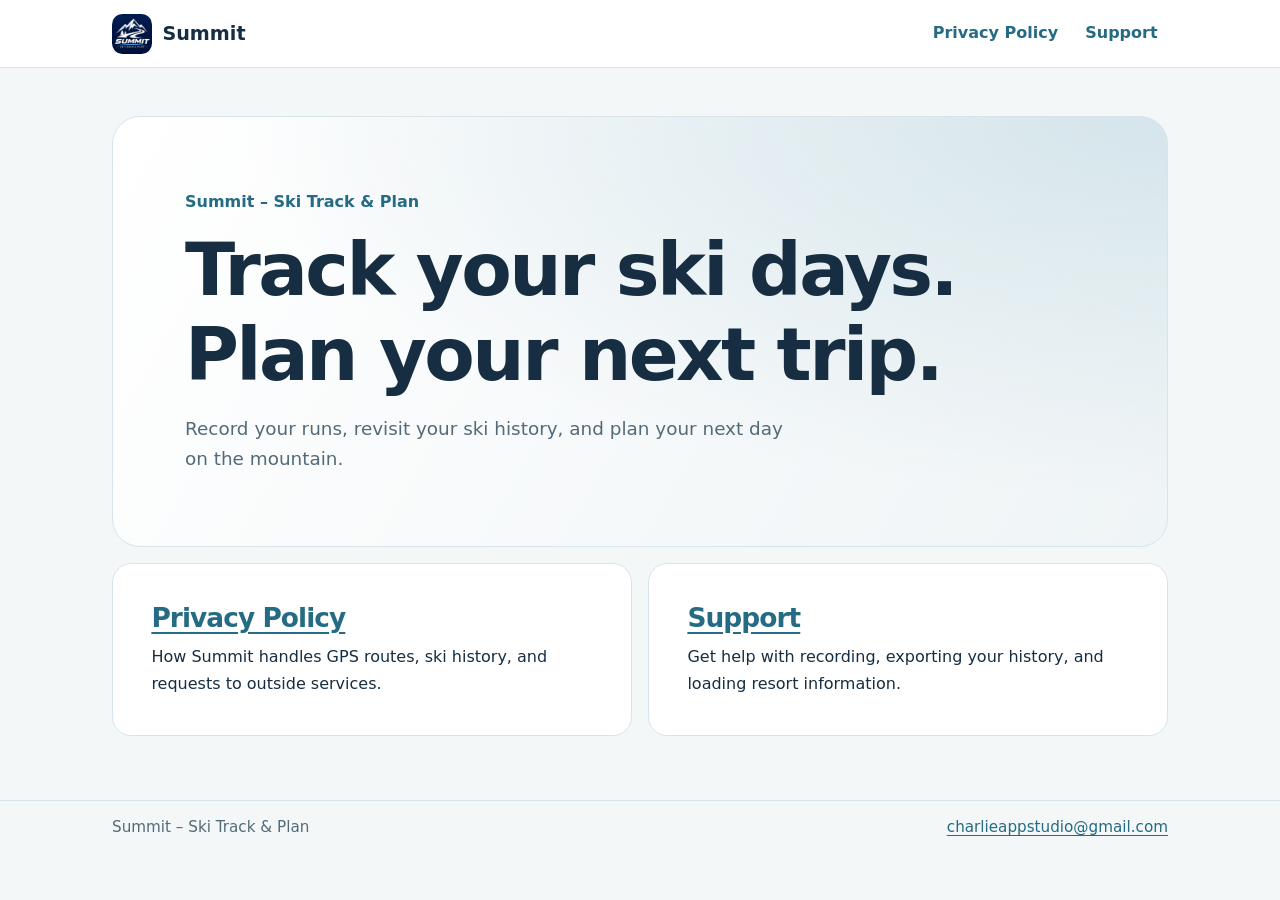
<file: index.html>
<!doctype html>
<html lang="en">
<head>
<meta charset="utf-8">
<meta name="viewport" content="width=device-width, initial-scale=1">
<title>Summit – Ski Track &amp; Plan</title>
<link rel="icon" href="summit.png" type="image/png">
<link rel="stylesheet" href="site.css">
</head>
<body>
<a class="skip" href="#main">Skip to content</a>
<header><div class="wrap bar">
<a class="brand" href="./"><img src="summit.png" width="40" height="40" alt="">Summit</a>
<nav aria-label="Main navigation"><a href="privacy.html">Privacy Policy</a> <a href="support.html">Support</a></nav>
</div></header>
<main id="main" class="wrap">
<div class="hero">
<p class="app-name">Summit – Ski Track &amp; Plan</p>
<h1>Track your ski days. Plan your next trip.</h1>
<p class="intro">Record your runs, revisit your ski history, and plan your next day on the mountain.</p>
</div>

<div class="cards">
<section><h2><a href="privacy.html">Privacy Policy</a></h2><p>How Summit handles GPS routes, ski history, and requests to outside services.</p></section>
<section><h2><a href="support.html">Support</a></h2><p>Get help with recording, exporting your history, and loading resort information.</p></section>
</div>

</main>
<footer><div class="wrap bar"><span>Summit – Ski Track &amp; Plan</span><a href="mailto:charlieappstudio@gmail.com">charlieappstudio@gmail.com</a></div></footer>
</body>
</html>
</file>
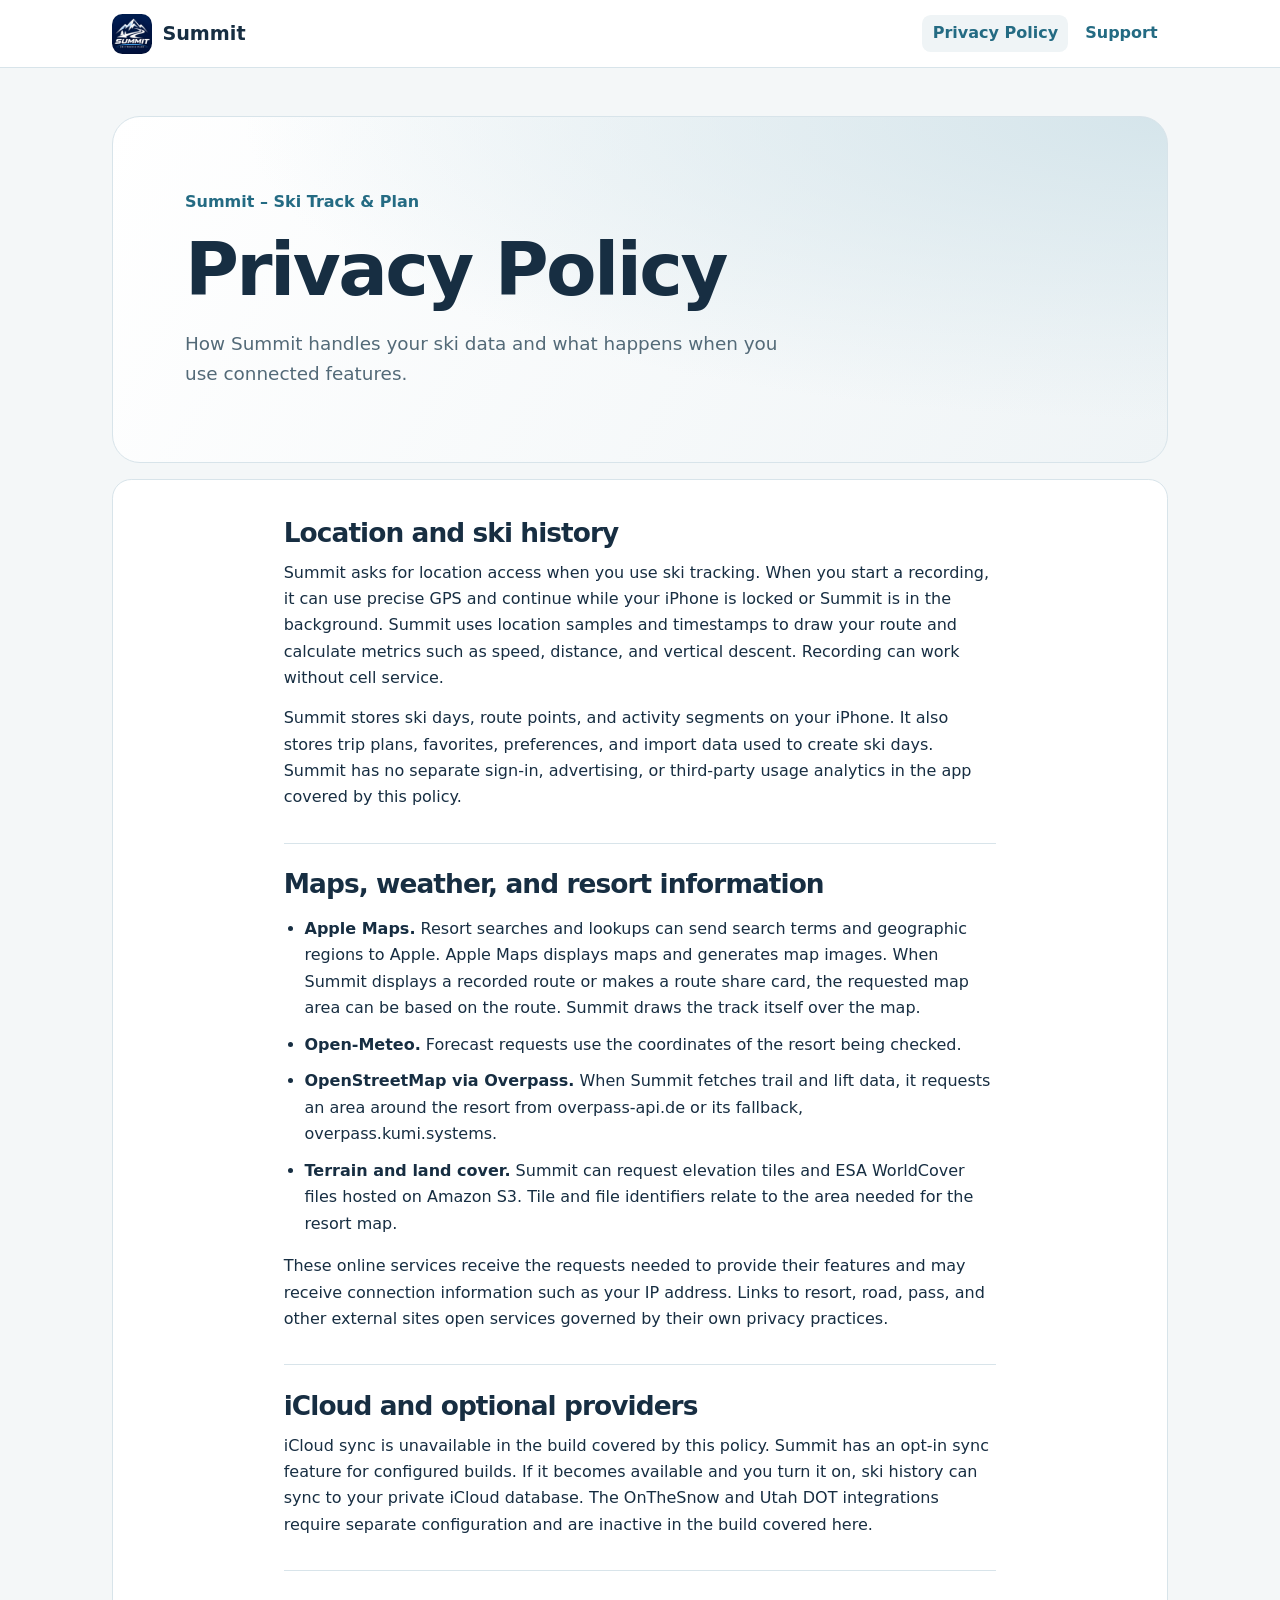
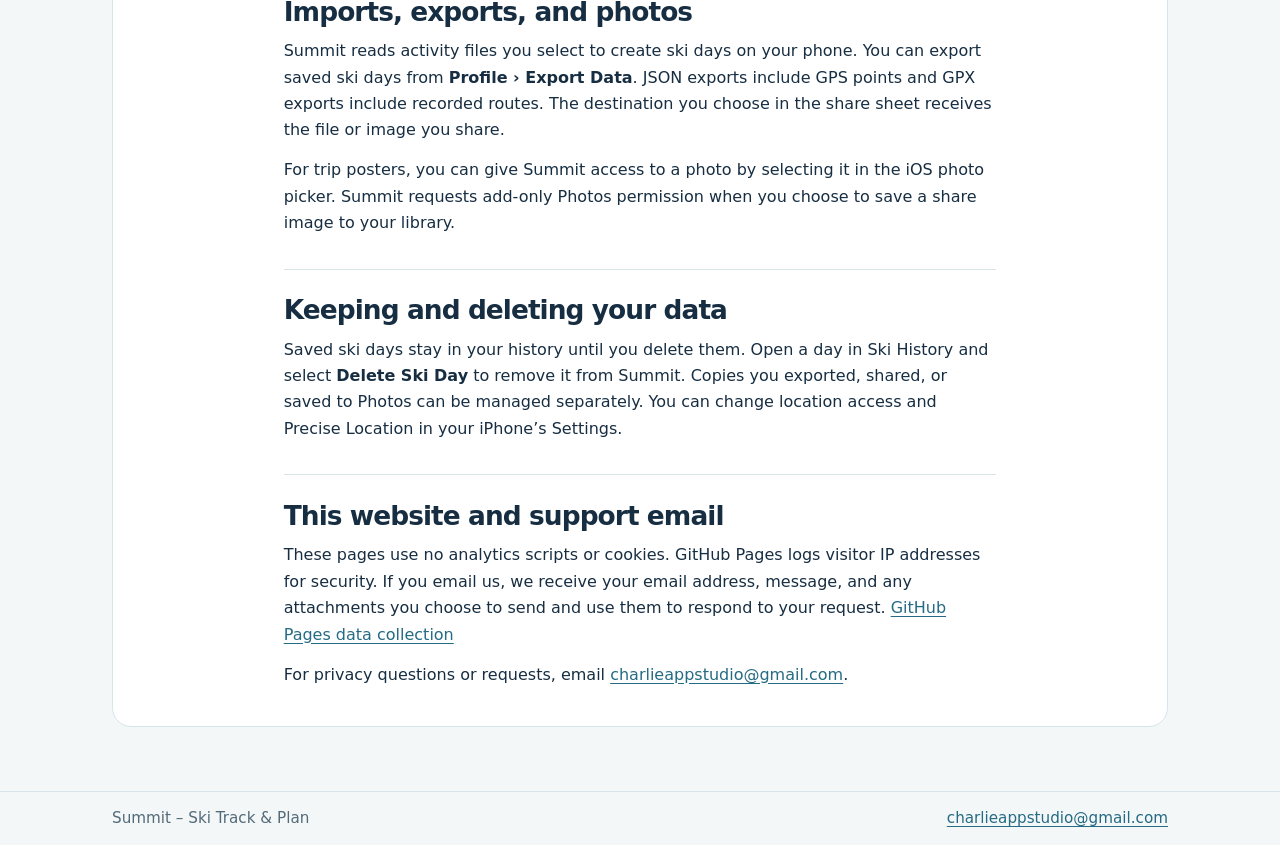
<file: privacy.html>
<!doctype html>
<html lang="en">
<head>
<meta charset="utf-8">
<meta name="viewport" content="width=device-width, initial-scale=1">
<title>Privacy Policy | Summit – Ski Track &amp; Plan</title>
<link rel="icon" href="summit.png" type="image/png">
<link rel="stylesheet" href="site.css">
</head>
<body>
<a class="skip" href="#main">Skip to content</a>
<header><div class="wrap bar">
<a class="brand" href="./"><img src="summit.png" width="40" height="40" alt="">Summit</a>
<nav aria-label="Main navigation"><a href="privacy.html" aria-current="page">Privacy Policy</a> <a href="support.html">Support</a></nav>
</div></header>
<main id="main" class="wrap">
<div class="hero">
<p class="app-name">Summit – Ski Track &amp; Plan</p>
<h1>Privacy Policy</h1>
<p class="intro">How Summit handles your ski data and what happens when you use connected features.</p>
</div>

<article class="panel">
<section><h2>Location and ski history</h2>
<p>Summit asks for location access when you use ski tracking. When you start a recording, it can use precise GPS and continue while your iPhone is locked or Summit is in the background. Summit uses location samples and timestamps to draw your route and calculate metrics such as speed, distance, and vertical descent. Recording can work without cell service.</p>
<p>Summit stores ski days, route points, and activity segments on your iPhone. It also stores trip plans, favorites, preferences, and import data used to create ski days. Summit has no separate sign-in, advertising, or third-party usage analytics in the app covered by this policy.</p></section>
<section><h2>Maps, weather, and resort information</h2>
<ul>
<li><strong>Apple Maps.</strong> Resort searches and lookups can send search terms and geographic regions to Apple. Apple Maps displays maps and generates map images. When Summit displays a recorded route or makes a route share card, the requested map area can be based on the route. Summit draws the track itself over the map.</li>
<li><strong>Open-Meteo.</strong> Forecast requests use the coordinates of the resort being checked.</li>
<li><strong>OpenStreetMap via Overpass.</strong> When Summit fetches trail and lift data, it requests an area around the resort from overpass-api.de or its fallback, overpass.kumi.systems.</li>
<li><strong>Terrain and land cover.</strong> Summit can request elevation tiles and ESA WorldCover files hosted on Amazon S3. Tile and file identifiers relate to the area needed for the resort map.</li>
</ul>
<p>These online services receive the requests needed to provide their features and may receive connection information such as your IP address. Links to resort, road, pass, and other external sites open services governed by their own privacy practices.</p></section>
<section><h2>iCloud and optional providers</h2>
<p>iCloud sync is unavailable in the build covered by this policy. Summit has an opt-in sync feature for configured builds. If it becomes available and you turn it on, ski history can sync to your private iCloud database. The OnTheSnow and Utah DOT integrations require separate configuration and are inactive in the build covered here.</p></section>
<section><h2>Imports, exports, and photos</h2>
<p>Summit reads activity files you select to create ski days on your phone. You can export saved ski days from <strong>Profile › Export Data</strong>. JSON exports include GPS points and GPX exports include recorded routes. The destination you choose in the share sheet receives the file or image you share.</p>
<p>For trip posters, you can give Summit access to a photo by selecting it in the iOS photo picker. Summit requests add-only Photos permission when you choose to save a share image to your library.</p></section>
<section><h2>Keeping and deleting your data</h2>
<p>Saved ski days stay in your history until you delete them. Open a day in Ski History and select <strong>Delete Ski Day</strong> to remove it from Summit. Copies you exported, shared, or saved to Photos can be managed separately. You can change location access and Precise Location in your iPhone’s Settings.</p></section>
<section><h2>This website and support email</h2>
<p>These pages use no analytics scripts or cookies. GitHub Pages logs visitor IP addresses for security. If you email us, we receive your email address, message, and any attachments you choose to send and use them to respond to your request. <a href="https://docs.github.com/en/pages/getting-started-with-github-pages/what-is-github-pages#data-collection">GitHub Pages data collection</a></p>
<p>For privacy questions or requests, email <a href="mailto:charlieappstudio@gmail.com">charlieappstudio@gmail.com</a>.</p></section>
</article>

</main>
<footer><div class="wrap bar"><span>Summit – Ski Track &amp; Plan</span><a href="mailto:charlieappstudio@gmail.com">charlieappstudio@gmail.com</a></div></footer>
</body>
</html>
</file>
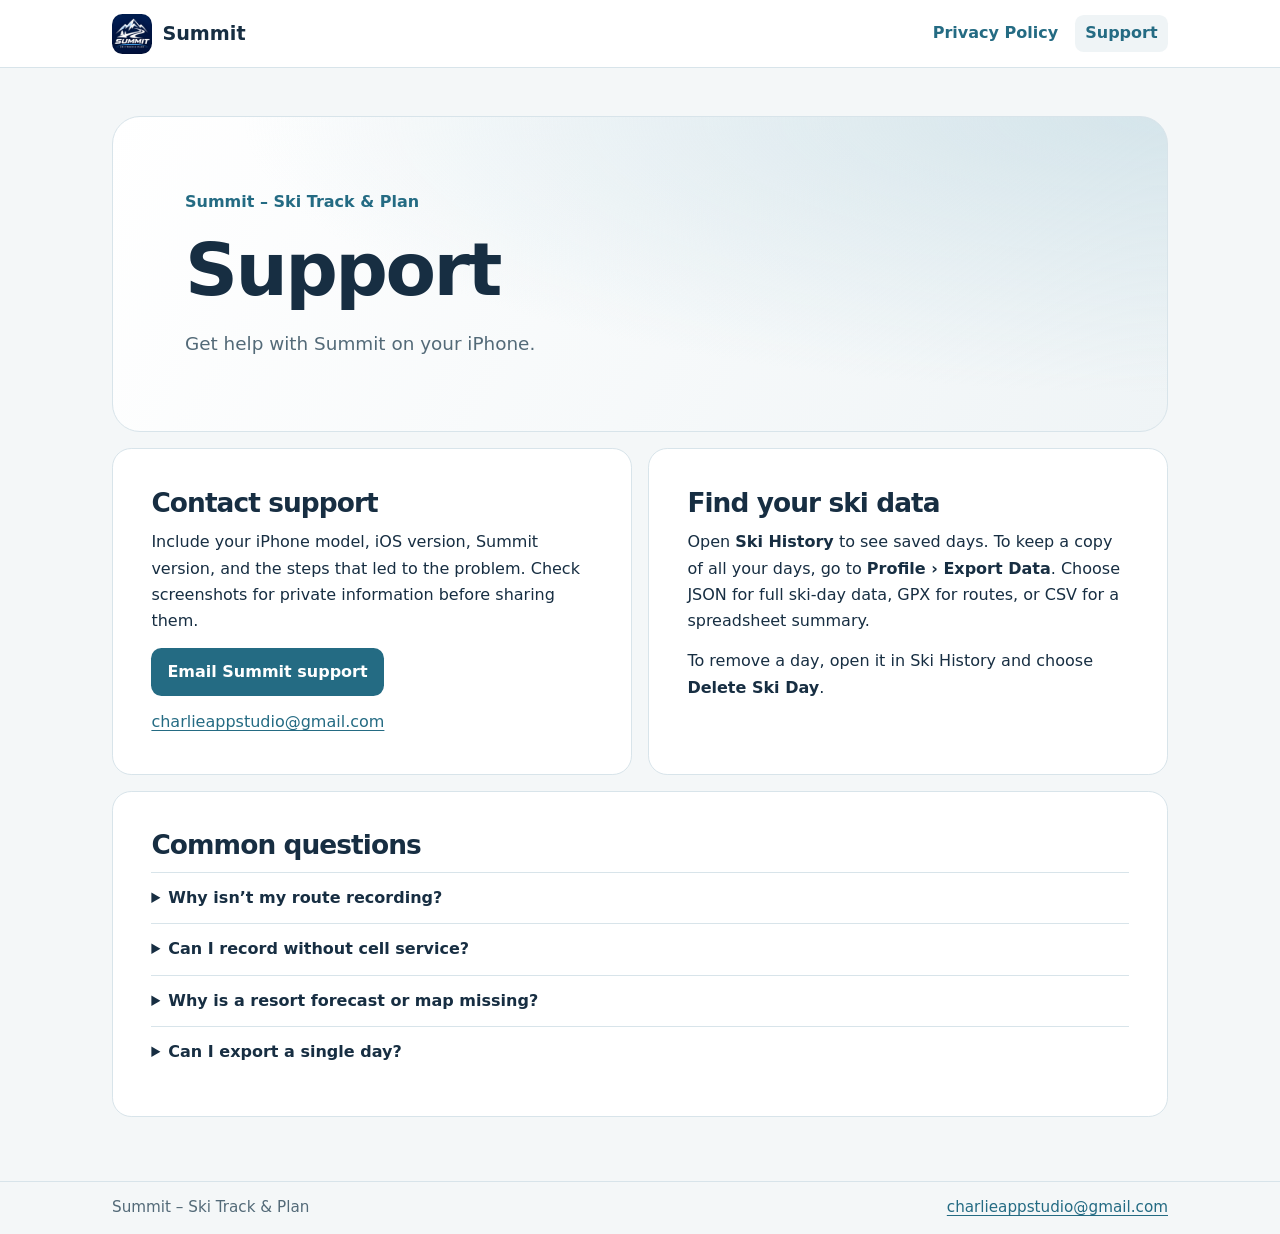
<file: support.html>
<!doctype html>
<html lang="en">
<head>
<meta charset="utf-8">
<meta name="viewport" content="width=device-width, initial-scale=1">
<title>Support | Summit – Ski Track &amp; Plan</title>
<link rel="icon" href="summit.png" type="image/png">
<link rel="stylesheet" href="site.css">
</head>
<body>
<a class="skip" href="#main">Skip to content</a>
<header><div class="wrap bar">
<a class="brand" href="./"><img src="summit.png" width="40" height="40" alt="">Summit</a>
<nav aria-label="Main navigation"><a href="privacy.html">Privacy Policy</a> <a href="support.html" aria-current="page">Support</a></nav>
</div></header>
<main id="main" class="wrap">
<div class="hero">
<p class="app-name">Summit – Ski Track &amp; Plan</p>
<h1>Support</h1>
<p class="intro">Get help with Summit on your iPhone.</p>
</div>

<div class="cards">
<section class="contact"><h2>Contact support</h2>
<p>Include your iPhone model, iOS version, Summit version, and the steps that led to the problem. Check screenshots for private information before sharing them.</p>
<p><a class="button" href="mailto:charlieappstudio@gmail.com?subject=Summit%20Support">Email Summit support</a></p>
<p><a href="mailto:charlieappstudio@gmail.com">charlieappstudio@gmail.com</a></p></section>
<section><h2>Find your ski data</h2>
<p>Open <strong>Ski History</strong> to see saved days. To keep a copy of all your days, go to <strong>Profile › Export Data</strong>. Choose JSON for full ski-day data, GPX for routes, or CSV for a spreadsheet summary.</p>
<p>To remove a day, open it in Ski History and choose <strong>Delete Ski Day</strong>.</p></section>
</div>
<section class="panel faq"><h2>Common questions</h2>
<details><summary>Why isn’t my route recording?</summary><p>Allow location access for Summit in your iPhone’s Settings and enable Precise Location for better GPS detail. Start the recording in Summit before heading downhill. If GPS is slow to start, give your iPhone a clear view of the sky.</p></details>
<details><summary>Can I record without cell service?</summary><p>Yes. Start tracking in Summit with location access enabled. Your iPhone can record GPS offline. Fresh forecasts and uncached map data may need an internet connection.</p></details>
<details><summary>Why is a resort forecast or map missing?</summary><p>Check your data connection and reopen the resort. Coverage varies by resort, and online providers can be temporarily unavailable. If the issue persists, email the resort name and tell us which view you were using.</p></details>
<details><summary>Can I export a single day?</summary><p>Open the day in Ski History and use its export button. Check the destination before sharing a route file, since it can contain precise location data.</p></details>
</section>

</main>
<footer><div class="wrap bar"><span>Summit – Ski Track &amp; Plan</span><a href="mailto:charlieappstudio@gmail.com">charlieappstudio@gmail.com</a></div></footer>
</body>
</html>
</file>
<file: site.css>
:root {
  color-scheme: light;
  --navy: #172e42;
  --teal: #246b83;
  --muted: #536a78;
  --line: #d8e4ea;
  --ice: #eff4f6;
  font: 100%/1.65 system-ui, sans-serif;
  color: var(--navy);
  background: #f4f7f8;
}
* { box-sizing: border-box; }
body { margin: 0; }
a { color: var(--teal); text-underline-offset: .18em; overflow-wrap: anywhere; }
a:focus-visible, summary:focus-visible { outline: 3px solid var(--teal); outline-offset: 4px; }
.skip { position: absolute; top: .5rem; left: .5rem; padding: .5rem; background: white; transform: translateY(-150%); }
.skip:focus { transform: none; }
.wrap { width: min(66rem, calc(100% - 2rem)); margin-inline: auto; }
header { background: white; border-bottom: 1px solid var(--line); }
.bar { display: flex; align-items: center; justify-content: space-between; gap: .75rem 1.5rem; flex-wrap: wrap; padding-block: .85rem; }
.brand { display: inline-flex; gap: .65rem; align-items: center; color: var(--navy); font-weight: 800; font-size: 1.2rem; text-decoration: none; }
.brand img { border-radius: .65rem; }
nav { display: flex; flex-wrap: wrap; gap: .4rem; }
nav a { text-decoration: none; font-weight: 650; padding: .35rem .65rem; border-radius: .55rem; }
nav a:hover, [aria-current="page"] { background: var(--ice); }
main { padding-block: clamp(1.25rem, 4vw, 3rem) 4rem; min-height: 73vh; }
.hero { padding: clamp(1.4rem, 6vw, 4.5rem); border: 1px solid var(--line); border-radius: 1.75rem; background: radial-gradient(ellipse at 100% 0, #d5e5eb, transparent 62%), linear-gradient(120deg, white, #eff4f6); }
.app-name { margin: 0 0 .8rem; color: var(--teal); font-weight: 700; }
h1, h2 { line-height: 1.15; letter-spacing: -.035em; }
h1 { font-size: clamp(2.25rem, 7vw, 4.6rem); max-width: 17ch; margin: 0; }
h2 { font-size: clamp(1.25rem, 3vw, 1.65rem); margin: 0 0 .7rem; }
.intro { color: var(--muted); font-size: 1.15rem; margin: 1rem 0 0; max-width: 53ch; }
.cards { display: grid; grid-template-columns: repeat(auto-fit, minmax(min(100%, 22rem), 1fr)); gap: 1rem; margin-top: 1rem; }
.cards section, .panel { background: white; border: 1px solid var(--line); border-radius: 1.2rem; padding: clamp(1.15rem, 4vw, 2.4rem); }
.panel { margin-top: 1rem; }
article section { max-width: 70ch; margin-inline: auto; overflow-wrap: anywhere; }
article section + section { margin-top: 2rem; padding-top: 1.6rem; border-top: 1px solid var(--line); }
p { margin: 0 0 .85rem; }
section p:last-child { margin-bottom: 0; }
ul { padding-left: 1.3rem; }
li + li { margin-top: .65rem; }
.button { display: inline-block; color: white; background: var(--teal); border-radius: .65rem; padding: .65rem 1rem; font-weight: 700; text-decoration: none; }
.button:hover { background: var(--navy); }
details { border-top: 1px solid var(--line); padding-block: .75rem; }
summary { cursor: pointer; font-weight: 650; }
details p { padding-top: .5rem; max-width: 70ch; }
footer { border-top: 1px solid var(--line); color: var(--muted); font-size: .95rem; }
</file>
